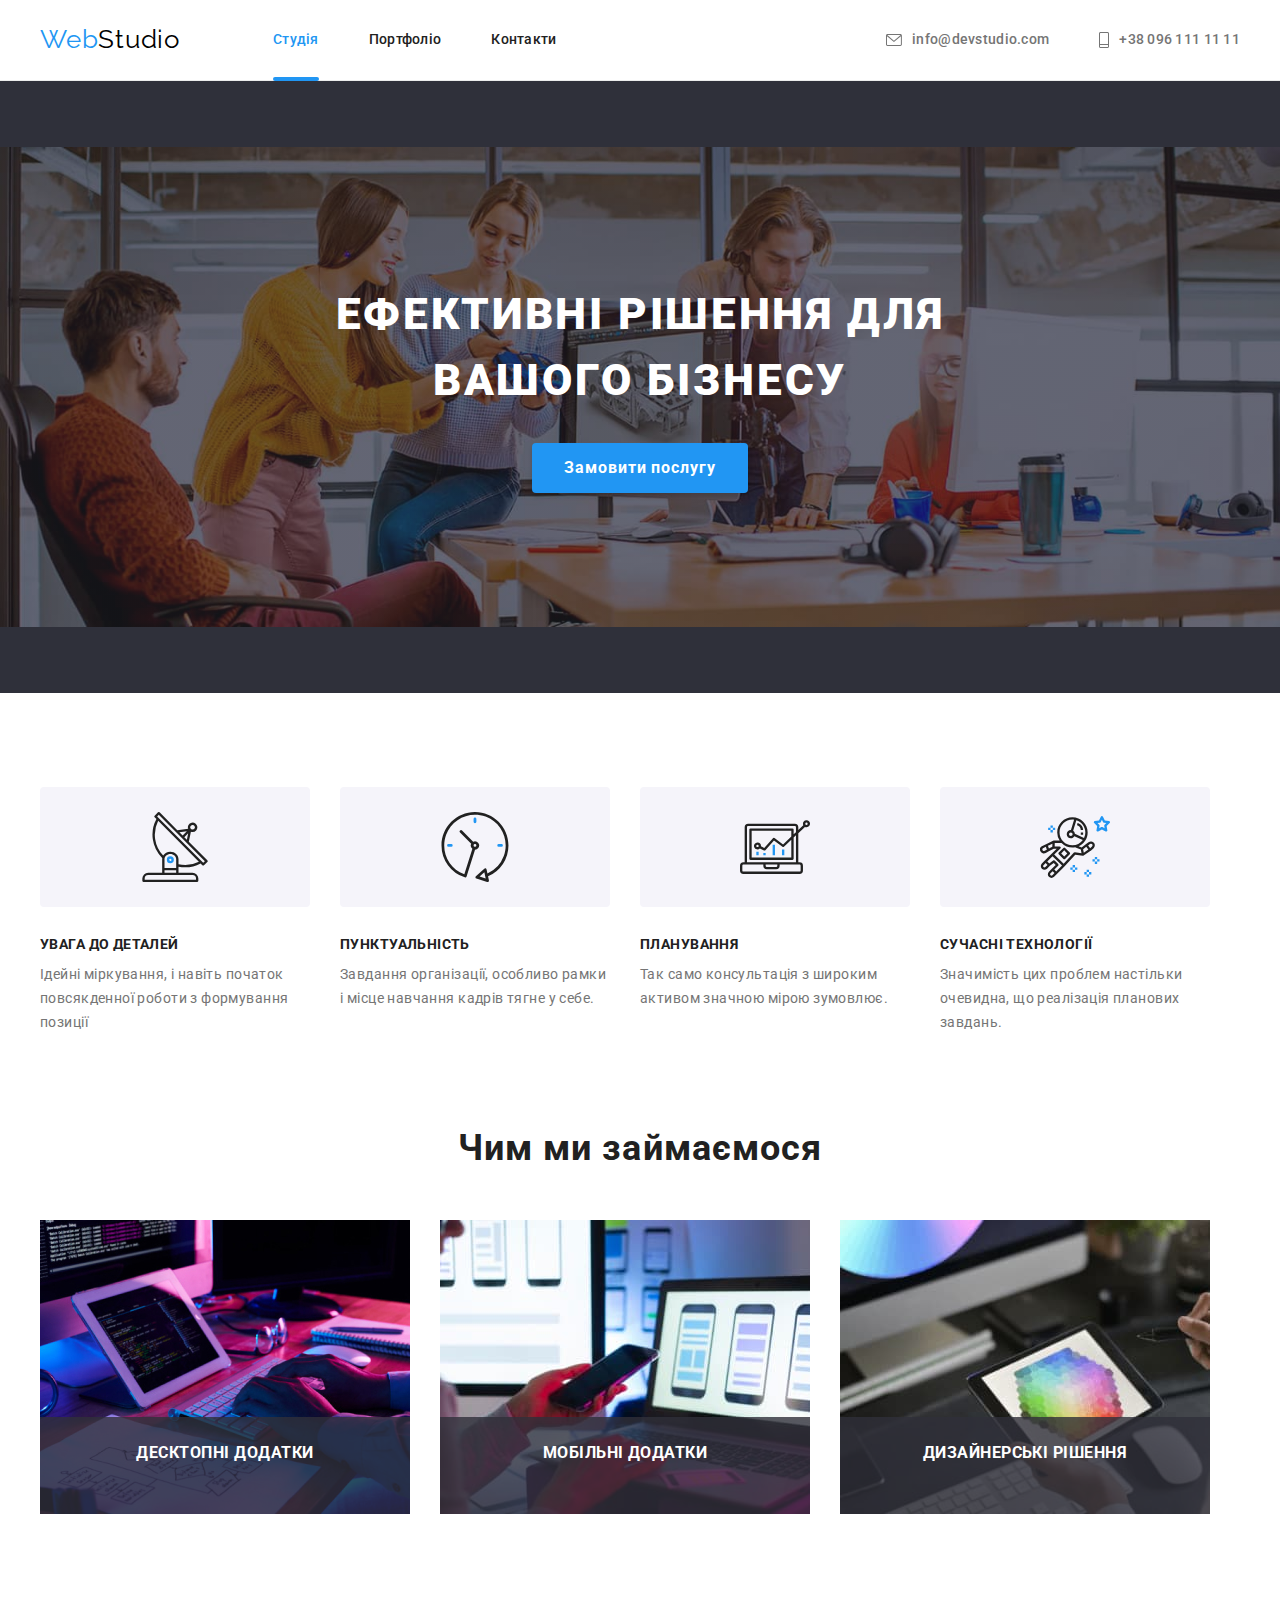
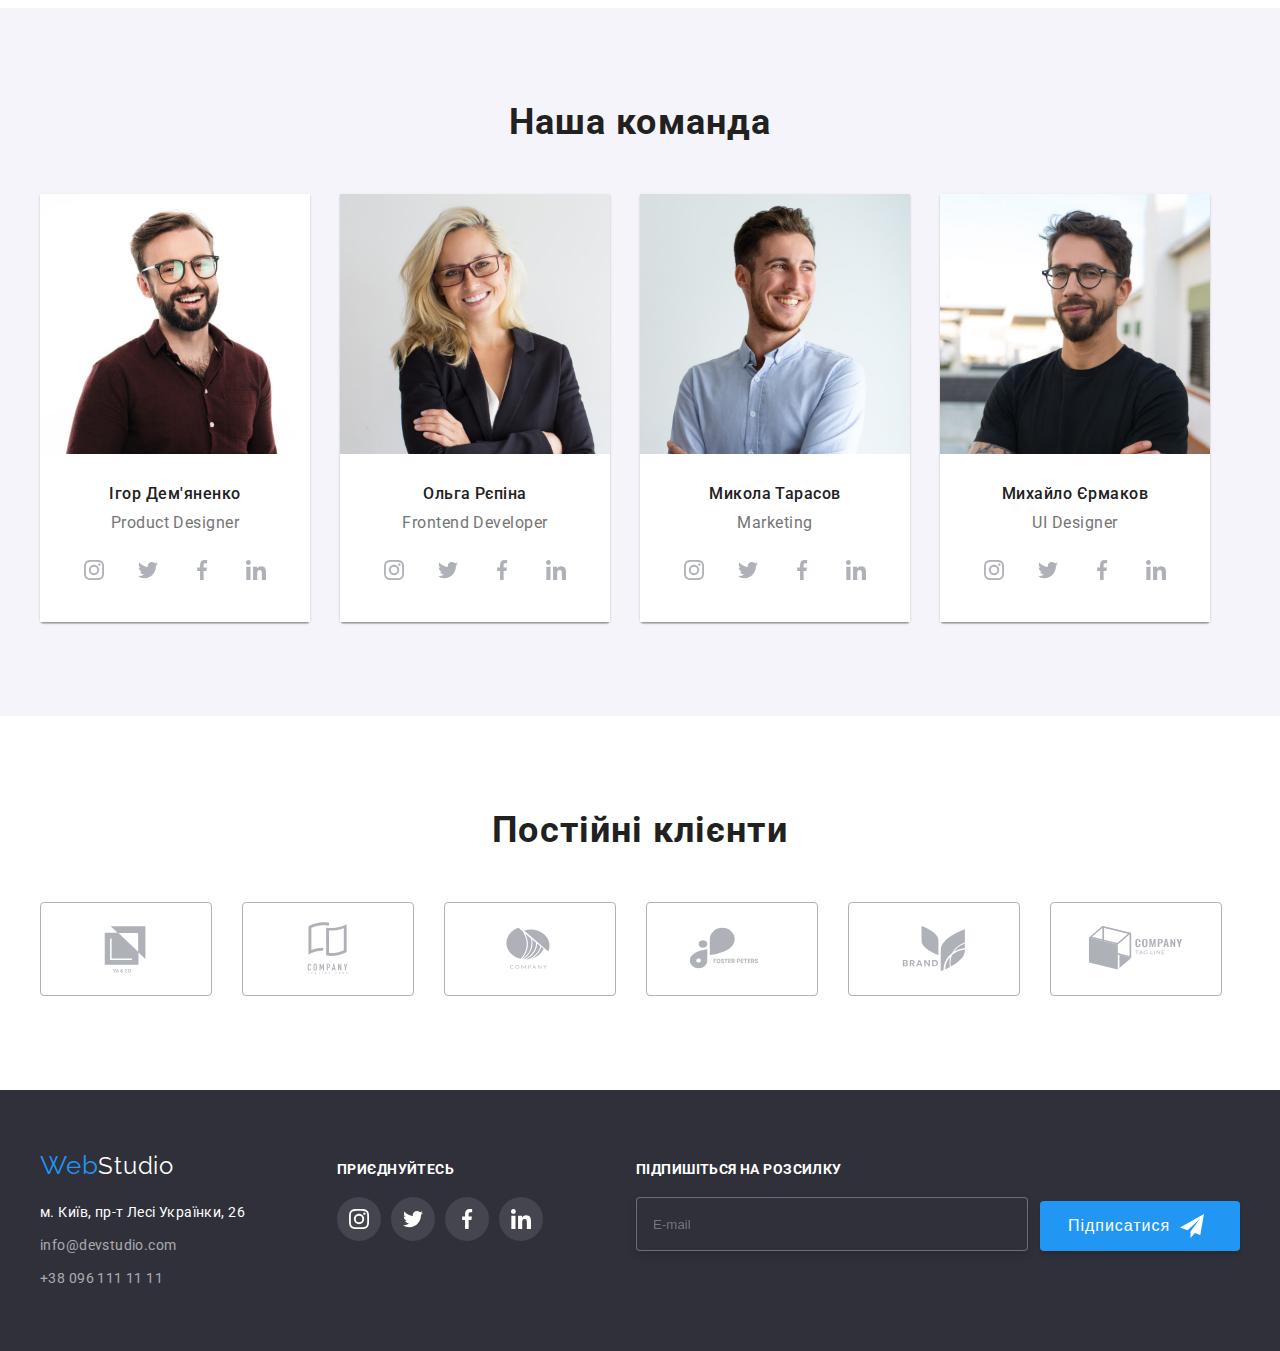
<file: index.html>
<!DOCTYPE html>
<html lang="uk">
  <head>
    <meta charset="UTF-8" />
    <meta http-equiv="X-UA-Compatible" content="IE=edge" />
    <meta name="viewport" content="width=device-width, initial-scale=1.0" />
    <title>WebStudio</title>
    <!-- Connect Raleway and Roboto-->
    <link rel="preconnect" href="https://fonts.googleapis.com" />
    <link rel="preconnect" href="https://fonts.gstatic.com" crossorigin />
    <link
      href="https://fonts.googleapis.com/css2?family=Raleway:wght@700&family=Roboto:wght@400;500;700;900&display=swap"
      rel="stylesheet"
    />
    <!-- MODERN-Normalize -->
    <link
      rel="stylesheet"
      href="https://cdnjs.cloudflare.com/ajax/libs/modern-normalize/1.1.0/modern-normalize.min.css"
      integrity="sha512-wpPYUAdjBVSE4KJnH1VR1HeZfpl1ub8YT/NKx4PuQ5NmX2tKuGu6U/JRp5y+Y8XG2tV+wKQpNHVUX03MfMFn9Q=="
      crossorigin="anonymous"
      referrerpolicy="no-referrer"
    />

    <!-- Connect css stylesheet -->
    <link rel="stylesheet" href="./css/styles.css" />
  </head>
  <body class="body">
    <!-- HEADER -->
    <header class="header">
      <!-- NAV HEADER -->
      <div class="conteainer header-div">
        <nav class="header-nav">
          <a href="index.html" class="header-logo link"
            >Web<span class="header-text">Studio</span></a
          >

          <ul class="header-list">
            <li class="header-item">
              <a class="header-link link current" href="index.html">Студія</a>
            </li>

            <li class="header-item">
              <a class="header-link link" href="portfolio.html">Портфоліо</a>
            </li>

            <li class="header-item">
              <a class="header-link link" href="">Контакти</a>
            </li>
          </ul>
        </nav>
        <!-- CONTACTS LIST -->
        <ul class="header-items">
          <li class="header-contacts">
            <a class="contacts-link link" href="mailto:info@devstudio.com">
              <svg class="heder-icon icon" width="16" height="12">
                <use href="./images/svg/icons.svg#mail"></use>
              </svg>
              info@devstudio.com</a
            >
          </li>

          <li class="header-contacts">
            <a class="contacts-link link" href="tel:+380961111111">
              <svg class="heder-icon icon" width="10" height="16">
                <use href="./images/svg/icons.svg#phone"></use>
              </svg>
              +38 096 111 11 11</a
            >
          </li>
        </ul>
      </div>
    </header>
    <!-- MAIN PAGE STUDIO -->
    <main>
      <!-- HERO PAGE STUDIO -->
      <section class="hero">
        <div class="container">
          <h1 class="hero-title">Ефективні рішення для вашого бізнесу</h1>
          <button class="hero-button" type="button" data-modal-open>
            Замовити послугу
          </button>
        </div>
      </section>
      <!-- What we doing -->
      <section class="section">
        <div class="container">
          <h2 class="visually-hidden">Завдання яких ми дортимуємось</h2>
          <ul class="advantage-section-list list">
            <li class="advantage-section-item">
              <div class="prioriti-div">
                <svg class="icon advantage-icon" width="70" height="70">
                  <use href="./images/svg/icons.svg#antenna"></use>
                </svg>
              </div>
              <h3 class="advantage-subtitle">УВАГА ДО ДЕТАЛЕЙ</h3>
              <p class="advantage-section-text">
                Ідейні міркування, і навіть початок повсякденної роботи з
                формування позиції
              </p>
            </li>

            <li class="advantage-section-item">
              <div class="prioriti-div">
                <svg class="icon advantage-icon" width="70" height="70">
                  <use href="./images/svg/icons.svg#clock"></use>
                </svg>
              </div>
              <h3 class="advantage-subtitle">ПУНКТУАЛЬНІСТЬ</h3>
              <p class="advantage-section-text">
                Завдання організації, особливо рамки і місце навчання кадрів
                тягне у себе.
              </p>
            </li>

            <li class="advantage-section-item">
              <div class="prioriti-div">
                <svg class="icon advantage-icon" width="70" height="70">
                  <use href="./images/svg/icons.svg#diagram"></use>
                </svg>
              </div>
              <h3 class="advantage-subtitle">ПЛАНУВАННЯ</h3>
              <p class="advantage-section-text">
                Так само консультація з широким активом значною мірою зумовлює.
              </p>
            </li>

            <li class="advantage-section-item">
              <div class="prioriti-div">
                <svg class="icon advantage-icon" width="70" height="70">
                  <use href="./images/svg/icons.svg#astronaut"></use>
                </svg>
              </div>
              <h3 class="advantage-subtitle">СУЧАСНІ ТЕХНОЛОГІЇ</h3>
              <p class="advantage-section-text">
                Значимість цих проблем настільки очевидна, що реалізація
                планових завдань.
              </p>
            </li>
          </ul>
        </div>
      </section>
      <!-- WORK SECTION -->
      <section class="working-section section">
        <div class="container">
          <h2 class="section-title">Чим ми займаємося</h2>
          <ul class="working-section-list list">
            <li class="working-section-item">
              <img
                class="img"
                src="./images/Box/box1.jpg"
                alt="Верстка сайту спеціалістом"
                width="370"
                height="294"
              />
              <h3 class="mini-title">Десктопні додатки</h3>
            </li>

            <li class="working-section-item">
              <img
                class="img"
                src="./images/Box/box2.jpg"
                alt="Розробка макету адаптивної версії для мобільних телефонів"
                width="370"
                height="294"
              />
              <h3 class="mini-title">Мобільні додатки</h3>
            </li>

            <li class="working-section-item">
              <img
                class="img"
                src="./images/Box/box3.jpg"
                alt="Веб-розробник підбирає вдалий колір на планшеті"
                width="370"
                height="294"
              />
              <h3 class="mini-title">Дизайнерські рішення</h3>
            </li>
          </ul>
        </div>
      </section>
      <!-- TEAM SECTION -->
      <section class="team-section section">
        <div class="container">
          <h2 class="section-title">Наша команда</h2>
          <ul class="team-section-list list">
            <li class="team-section-item">
              <img
                class="img"
                src="./images/workers/img-5.jpg"
                alt="Чоловік на фото"
                width="270"
                height="260"
              />

              <div class="team-container">
                <h3 class="team-section-subtitle">Ігор Дем'яненко</h3>
                <p class="team-section-text">Product Designer</p>
                <ul class="team-list list">
                  <li class="team-item">
                    <a
                      class="team-link"
                      href=""
                      target="_blank"
                      rel="noopener noreferrer"
                      aria-label="Instagram"
                    >
                      <svg class="team-socials icon" width="20" height="20">
                        <use href="./images/svg/icons.svg#instagram"></use>
                      </svg>
                    </a>
                  </li>
                  <li class="team-item">
                    <a
                      class="team-link"
                      href=""
                      target="_blank"
                      rel="noopener noreferrer"
                      aria-label="Twitter"
                    >
                      <svg class="team-socials icon" width="20" height="20">
                        <use href="./images/svg/icons.svg#twitter"></use>
                      </svg>
                    </a>
                  </li>
                  <li class="team-item">
                    <a
                      class="team-link"
                      href=""
                      target="_blank"
                      rel="noopener noreferrer"
                      aria-label="Facebook"
                    >
                      <svg class="team-socials icon" width="20" height="20">
                        <use href="./images/svg/icons.svg#facebook"></use>
                      </svg>
                    </a>
                  </li>
                  <li class="team-item">
                    <a
                      class="team-link"
                      href=""
                      target="_blank"
                      rel="noopener noreferrer"
                      aria-label="Linkedin"
                    >
                      <svg class="team-socials icon" width="20" height="20">
                        <use href="./images/svg/icons.svg#linkedin"></use>
                      </svg>
                    </a>
                  </li>
                </ul>
              </div>
            </li>

            <li class="team-section-item">
              <img
                class="img"
                src="./images/workers/img-2-2.jpg"
                alt="Жінка на фото"
                width="270"
                height="260"
              />

              <div class="team-container">
                <h3 class="team-section-subtitle">Ольга Рєпіна</h3>
                <p class="team-section-text">Frontend Developer</p>
                <ul class="team-list list">
                  <li class="team-item">
                    <a
                      class="team-link"
                      href=""
                      target="_blank"
                      rel="noopener noreferrer"
                      aria-label="Instagram"
                    >
                      <svg class="team-socials icon" width="20" height="20">
                        <use href="./images/svg/icons.svg#instagram"></use>
                      </svg>
                    </a>
                  </li>
                  <li class="team-item">
                    <a
                      class="team-link"
                      href=""
                      target="_blank"
                      rel="noopener noreferrer"
                      aria-label="Twitter"
                    >
                      <svg class="team-socials icon" width="20" height="20">
                        <use href="./images/svg/icons.svg#twitter"></use>
                      </svg>
                    </a>
                  </li>
                  <li class="team-item">
                    <a
                      class="team-link"
                      href=""
                      target="_blank"
                      rel="noopener noreferrer"
                      aria-label="Facebook"
                    >
                      <svg class="team-socials icon" width="20" height="20">
                        <use href="./images/svg/icons.svg#facebook"></use>
                      </svg>
                    </a>
                  </li>
                  <li class="team-item">
                    <a
                      class="team-link"
                      href=""
                      target="_blank"
                      rel="noopener noreferrer"
                      aria-label="Linkedin"
                    >
                      <svg class="team-socials icon" width="20" height="20">
                        <use href="./images/svg/icons.svg#linkedin"></use>
                      </svg>
                    </a>
                  </li>
                </ul>
              </div>
            </li>

            <li class="team-section-item">
              <img
                class="img"
                src="./images/workers/img-3-2.jpg"
                alt="Чоловік на фото"
                width="270"
                height="260"
              />

              <div class="team-container">
                <h3 class="team-section-subtitle">Микола Тарасов</h3>
                <p class="team-section-text">Marketing</p>
                <ul class="team-list list">
                  <li class="team-item">
                    <a
                      class="team-link"
                      href=""
                      target="_blank"
                      rel="noopener noreferrer"
                      aria-label="Instagram"
                    >
                      <svg class="team-socials icon" width="20" height="20">
                        <use href="./images/svg/icons.svg#instagram"></use>
                      </svg>
                    </a>
                  </li>
                  <li class="team-item">
                    <a
                      class="team-link"
                      href=""
                      target="_blank"
                      rel="noopener noreferrer"
                      aria-label="Twitter"
                    >
                      <svg class="team-socials icon" width="20" height="20">
                        <use href="./images/svg/icons.svg#twitter"></use>
                      </svg>
                    </a>
                  </li>
                  <li class="team-item">
                    <a
                      class="team-link"
                      href=""
                      target="_blank"
                      rel="noopener noreferrer"
                      aria-label="Facebook"
                    >
                      <svg class="team-socials icon" width="20" height="20">
                        <use href="./images/svg/icons.svg#facebook"></use>
                      </svg>
                    </a>
                  </li>
                  <li class="team-item">
                    <a
                      class="team-link"
                      href=""
                      target="_blank"
                      rel="noopener noreferrer"
                      aria-label="Linkedin"
                    >
                      <svg class="team-socials icon" width="20" height="20">
                        <use href="./images/svg/icons.svg#linkedin"></use>
                      </svg>
                    </a>
                  </li>
                </ul>
              </div>
            </li>

            <li class="team-section-item">
              <img
                class="img"
                src="./images/workers/img-4-2.jpg"
                alt="Чоловік на фото"
                width="270"
                height="260"
              />

              <div class="team-container">
                <h3 class="team-section-subtitle">Михайло Єрмаков</h3>
                <p class="team-section-text">UI Designer</p>
                <ul class="team-list list">
                  <li class="team-item">
                    <a
                      class="team-link"
                      href=""
                      target="_blank"
                      rel="noopener noreferrer"
                      aria-label="Instagram"
                    >
                      <svg class="team-socials icon" width="20" height="20">
                        <use href="./images/svg/icons.svg#instagram"></use>
                      </svg>
                    </a>
                  </li>
                  <li class="team-item">
                    <a
                      class="team-link"
                      href=""
                      target="_blank"
                      rel="noopener noreferrer"
                      aria-label="Twitter"
                    >
                      <svg class="team-socials icon" width="20" height="20">
                        <use href="./images/svg/icons.svg#twitter"></use>
                      </svg>
                    </a>
                  </li>
                  <li class="team-item">
                    <a
                      class="team-link"
                      href=""
                      target="_blank"
                      rel="noopener noreferrer"
                      aria-label="Facebook"
                    >
                      <svg class="team-socials icon" width="20" height="20">
                        <use href="./images/svg/icons.svg#facebook"></use>
                      </svg>
                    </a>
                  </li>
                  <li class="team-item">
                    <a
                      class="team-link"
                      href=""
                      target="_blank"
                      rel="noopener noreferrer"
                      aria-label="Linkedin"
                    >
                      <svg class="team-socials icon" width="20" height="20">
                        <use href="./images/svg/icons.svg#linkedin"></use>
                      </svg>
                    </a>
                  </li>
                </ul>
              </div>
            </li>
          </ul>
        </div>
      </section>
      <section class="section">
        <div class="container">
          <h2 class="section-title">Постійні клієнти</h2>
          <ul class="company-list list">
            <li class="company-item">
              <a
                class="company-link"
                href=""
                target="_blank"
                rel="noopener noreferrer"
                aria-label="YAandCO"
              >
                <svg class="company-socials icon" width="106" height="60">
                  <use href="./images/svg/icons.svg#logo"></use>
                </svg>
              </a>
            </li>
            <li class="company-item">
              <a
                class="company-link"
                href=""
                target="_blank"
                rel="noopener noreferrer"
                aria-label="Company Tagline Here"
              >
                <svg class="company-socials icon" width="106" height="60">
                  <use href="./images/svg/icons.svg#logo-1"></use>
                </svg>
              </a>
            </li>
            <li class="company-item">
              <a
                class="company-link"
                href=""
                target="_blank"
                rel="noopener noreferrer"
                aria-label="Company"
              >
                <svg class="company-socials icon" width="106" height="60">
                  <use href="./images/svg/icons.svg#logo-2"></use>
                </svg>
              </a>
            </li>
            <li class="company-item">
              <a
                class="company-link"
                href=""
                target="_blank"
                rel="noopener noreferrer"
                aria-label="Foster Peters"
              >
                <svg class="company-socials icon" width="106" height="60">
                  <use href="./images/svg/icons.svg#logo-3"></use>
                </svg>
              </a>
            </li>
            <li class="company-item">
              <a
                class="company-link"
                href=""
                target="_blank"
                rel="noopener noreferrer"
                aria-label="Brand"
              >
                <svg class="company-socials icon" width="106" height="60">
                  <use href="./images/svg/icons.svg#logo-4"></use>
                </svg>
              </a>
            </li>
            <li class="company-item">
              <a
                class="company-link"
                href=""
                target="_blank"
                rel="noopener noreferrer"
                aria-label="Company TAG Line"
              >
                <svg class="company-socials icon" width="106" height="60">
                  <use href="./images/svg/icons.svg#logo-5"></use>
                </svg>
              </a>
            </li>
          </ul>
        </div>
      </section>
    </main>
    <!-- FOOTER -->
    <footer class="footer">
      <div class="container footer-div">
        <!-- ADDRESSES -->
        <div class="footer-container">
          <a href="index.html" class="footer-logo link">
            Web<span class="footer-text">Studio</span></a
          >
          <address class="footer-add">
            <ul class="footer-list list">
              <li class="footer-item">
                <a
                  class="footer-link link"
                  href="https://goo.gl/maps/jSmhhcKhxzTKLF239"
                  target="_blank"
                  rel="noopener norreferer"
                  >м. Київ, пр-т Лесі Українки, 26</a
                >
              </li>

              <li class="footer-item">
                <a
                  class="contacts-footer-link link"
                  href="mailto:info@devstudio.com"
                  >info@devstudio.com</a
                >
              </li>

              <li class="footer-item">
                <a class="contacts-footer-link link" href="tel:+380961111111"
                  >+38 096 111 11 11</a
                >
              </li>
            </ul>
          </address>
        </div>
        <div class="socialyti-div">
          <h2 class="socialyti-subtitle">ПРИЄДНУЙТЕСЬ</h2>
          <ul class="socialyti-list list">
            <li class="socialyti-item">
              <a
                class="socialyti-link"
                href=""
                target="_blank"
                rel="noopener noreferrer"
                aria-label="Instagram"
              >
                <svg class="socialyti-socials" width="20" height="20">
                  <use href="./images/svg/icons.svg#instagram"></use>
                </svg>
              </a>
            </li>
            <li class="socialyti-item">
              <a
                class="socialyti-link"
                href=""
                target="_blank"
                rel="noopener noreferrer"
                aria-label="Twitter"
              >
                <svg class="socialyti-socials" width="20" height="20">
                  <use href="./images/svg/icons.svg#twitter"></use>
                </svg>
              </a>
            </li>
            <li class="socialyti-item">
              <a
                class="socialyti-link"
                href=""
                target="_blank"
                rel="noopener noreferrer"
                aria-label="Facebook"
              >
                <svg class="socialyti-socials" width="20" height="20">
                  <use href="./images/svg/icons.svg#facebook"></use>
                </svg>
              </a>
            </li>
            <li class="socialyti-item">
              <a
                class="socialyti-link"
                href=""
                target="_blank"
                rel="noopener noreferrer"
                aria-label="Linkedin"
              >
                <svg class="socialyti-socials" width="20" height="20">
                  <use href="./images/svg/icons.svg#linkedin"></use>
                </svg>
              </a>
            </li>
          </ul>
        </div>
        <form class="footer-form">
          <div class="footer-form-div">
            <label class="footer-label">
              <span class="footer-form-text">Підпишіться на розсилку</span>
              <input
                class="footer-input"
                type="email"
                name="email"
                placeholder="E-mail"
              />
            </label>
          </div>
          <button class="footer-btn" type="submit">
            Підписатися
            <svg class="btn-svg" width="24" height="24">
              <use class="footer-svg" href="./images/svg/icons.svg#send"></use>
            </svg>
          </button>
        </form>
      </div>
    </footer>
    <!-- MODAL WIndow -->
    <div class="bacdroup is-hidden" data-modal>
      <div class="modal">
        <button class="close-modal" data-modal-close type="button">
          <svg class="cross" width="18" height="18">
            <use class="ress" href="./images/svg/icons.svg#cross"></use>
          </svg>
        </button>
        <form class="form-modal" name="data-form" autocomplete="off" novalidate>
          <strong class="strong">
            Залиште свої дані, ми вам передзвонимо</strong
          >

          <div class="form">
            <div class="user">
              <label class="form-lable" name="eser-name">
                <span class="form-span">Ім'я</span>
                <input
                  class="data-information"
                  type="text"
                  name="eser-name"
                  required
                />
                <svg class="form-svg" width="18" height="18">
                  <use
                    class="data-svg"
                    href="./images/svg/icons.svg#user"
                  ></use>
                </svg>
              </label>
            </div>

            <div class="user">
              <label class="form-lable" name="tel">
                <span class="form-span">Телефон</span>
                <input
                  class="data-information"
                  type="tel"
                  name="tel"
                  required
                />
                <svg class="form-svg" width="18" height="18">
                  <use class="data-svg" href="./images/svg/icons.svg#tel"></use>
                </svg>
              </label>
            </div>

            <div class="user">
              <label class="form-lable" name="mail">
                <span class="form-span">Пошта</span>
                <input
                  class="data-information"
                  type="mail"
                  name="mail"
                  required
                />
                <svg class="form-svg" width="18" height="18">
                  <use
                    class="data-svg"
                    href="./images/svg/icons.svg#email"
                  ></use>
                </svg>
              </label>
            </div>

            <div class="user">
              <label class="texarea-lable" name="comment">
                <span class="form-span">Коментар</span>
                <textarea
                  class="form-texarea"
                  name=""
                  rows="10"
                  placeholder="Введіть текст"
                ></textarea>
              </label>
            </div>
          </div>

          <label class="form-policy" name="policy">
            <input
              class="visually-hidden"
              type="checkbox"
              name="policy"
              required
            />
            <svg class="svg-policy" width="16" height="15">
              <use
                class="unchecked"
                href="./images/svg/icons.svg#unchecked"
              ></use>
              <use class="checked" href="./images/svg/icons.svg#checked"></use>
            </svg>
            <span class="policy-span"
              >Погоджуюся з розсилкою та приймаю
              <a
                class="policy-link"
                href=" "
                target="_blank"
                rel="noopener noreferrer"
                >Умови договору</a
              ></span
            >
          </label>

          <button class="form-btn" type="submit">Відправити</button>
        </form>
      </div>
    </div>

    <script src="./js/modal.js"></script>
  </body>
</html>
</file>
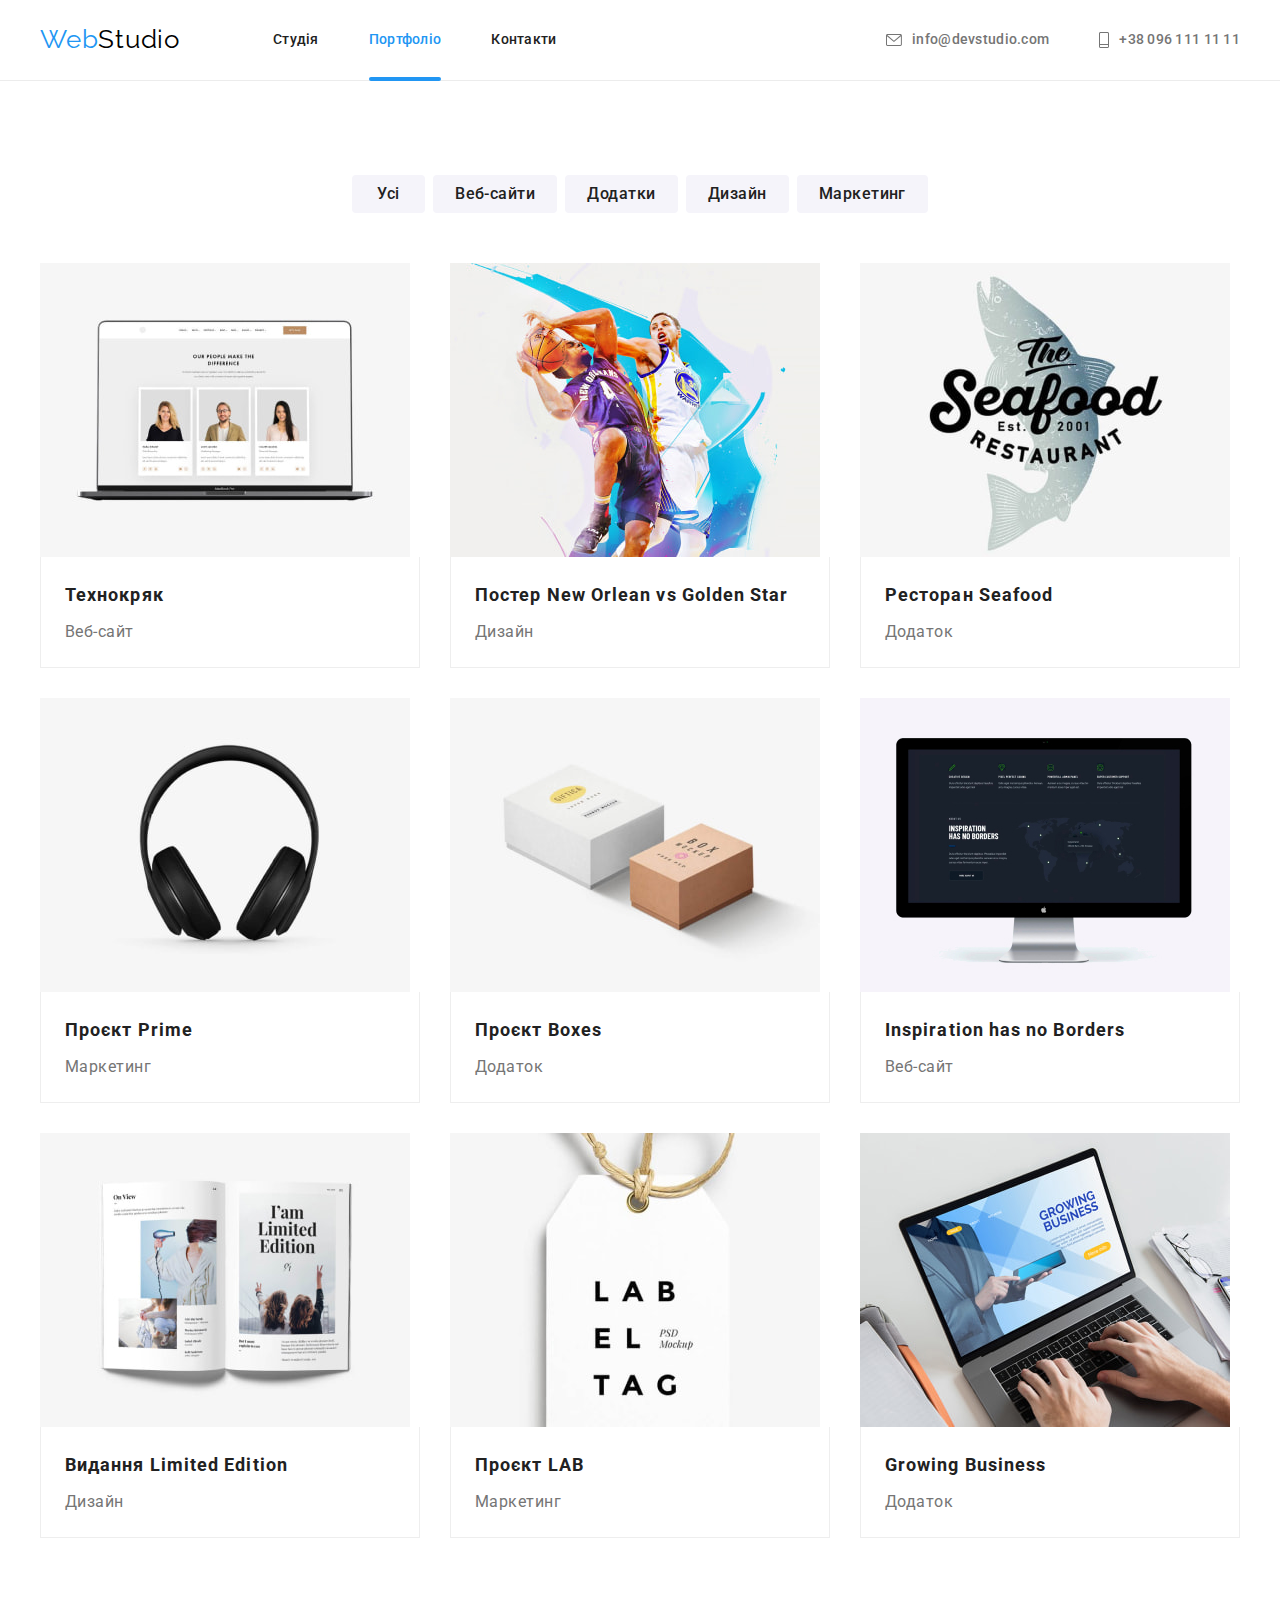
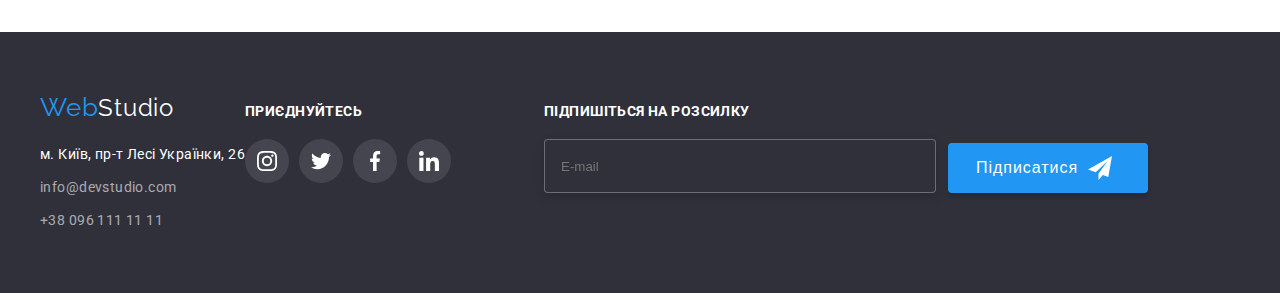
<file: portfolio.html>
<!DOCTYPE html>
<html lang="uk">
  <head>
    <meta charset="UTF-8" />
    <meta http-equiv="X-UA-Compatible" content="IE=edge" />
    <meta name="viewport" content="width=device-width, initial-scale=1.0" />
    <title>WebStudio</title>

    <link rel="preconnect" href="https://fonts.googleapis.com" />
    <link rel="preconnect" href="https://fonts.gstatic.com" crossorigin />
    <link
      href="https://fonts.googleapis.com/css2?family=Raleway:wght@700&family=Roboto:wght@400;500;700;900&display=swap"
      rel="stylesheet"
    />
    <!-- MODERN-Normalize -->
    <link
      rel="stylesheet"
      href="https://cdnjs.cloudflare.com/ajax/libs/modern-normalize/1.1.0/modern-normalize.min.css"
      integrity="sha512-wpPYUAdjBVSE4KJnH1VR1HeZfpl1ub8YT/NKx4PuQ5NmX2tKuGu6U/JRp5y+Y8XG2tV+wKQpNHVUX03MfMFn9Q=="
      crossorigin="anonymous"
      referrerpolicy="no-referrer"
    />

    <link rel="stylesheet" href="./css/styles.css" />
  </head>
  <body class="body">
    <!-- HEADER -->
    <header class="header">
      <!-- NAV HEADER -->
      <div class="conteainer header-div">
        <nav class="header-nav">
          <a href="index.html" class="header-logo link"
            >Web<span class="header-text">Studio</span></a
          >

          <ul class="header-list">
            <li class="header-item">
              <a class="header-link link" href="index.html">Студія</a>
            </li>

            <li class="header-item">
              <a class="header-link link current" href="portfolio.html"
                >Портфоліо</a
              >
            </li>

            <li class="header-item">
              <a class="header-link link" href="">Контакти</a>
            </li>
          </ul>
        </nav>
        <!-- CONTACTS LIST -->
        <ul class="header-items">
          <li class="header-contacts">
            <a class="contacts-link link" href="mailto:info@devstudio.com">
              <svg class="heder-icon icon" width="16" height="12">
                <use href="./images/svg/icons.svg#mail"></use>
              </svg>
              info@devstudio.com</a
            >
          </li>

          <li class="header-contacts">
            <a class="contacts-link link" href="tel:+380961111111">
              <svg class="heder-icon icon" width="10" height="16">
                <use href="./images/svg/icons.svg#phone"></use>
              </svg>
              +38 096 111 11 11</a
            >
          </li>
        </ul>
      </div>
    </header>

    <!-- MAIN -->
    <main>
      <!-- PORTFOLIO -->
      <section class="section">
        <div class="container">
          <h1 class="visually-hidden">Портфоліо</h1>
          <!-- FILTER BTN -->
          <ul class="filter-list list">
            <li class="filter-item">
              <button class="filter-button" type="button">Усі</button>
            </li>

            <li class="filter-item">
              <button class="filter-button" type="button">Веб-сайти</button>
            </li>

            <li class="filter-item">
              <button class="filter-button" type="button">Додатки</button>
            </li>

            <li class="filter-item">
              <button class="filter-button" type="button">Дизайн</button>
            </li>

            <li class="filter-item">
              <button class="filter-button" type="button">Маркетинг</button>
            </li>
          </ul>
          <!-- LIST IMG IN PORTFOLIO -->
          <ul class="portfolio-list list">
            <li class="portfolio-item">
              <a
                class="portfolio-link"
                href=""
                target="_blank"
                rel="noopener noreferrer"
              >
                <div class="animation-div">
                  <img
                    class="img"
                    src="./images/portfolio/portfolio-1.jpg"
                    alt="Website with three employee cards on a laptop. Two women and one man"
                    width="370"
                    height="294"
                  />
                  <p class="animation-text">
                    Ресурс пропонує комплексні пропозиції з різним рівнем
                    функціоналу та сервісів. Все це дозволить відвідувачу
                    отримати вичерпні відомості про компанію чи приватну особу.
                  </p>
                </div>

                <div class="card">
                  <h2 class="portfolio-subtitle">Технокряк</h2>
                  <p class="portfolio-text text">Веб-сайт</p>
                </div>
              </a>
            </li>

            <li class="portfolio-item">
              <a
                class="portfolio-link"
                href=""
                target="_blank"
                rel="noopener noreferrer"
              >
                <div class="animation-div">
                  <img
                    class="img"
                    src="./images/portfolio/portfolio-2.jpg"
                    alt="two basketball players are dribbling the ball, player golden stars warrior put a block"
                    width="370"
                    height="294"
                  />
                  <p class="animation-text">
                    Ресурс пропонує комплексні пропозиції з різним рівнем
                    функціоналу та сервісів. Все це дозволить відвідувачу
                    отримати вичерпні відомості про компанію чи приватну особу.
                  </p>
                </div>

                <div class="card">
                  <h2 class="portfolio-subtitle">
                    Постер New Orlean vs Golden Star
                  </h2>
                  <p class="portfolio-text text">Дизайн</p>
                </div>
              </a>
            </li>

            <li class="portfolio-item">
              <a
                class="portfolio-link"
                href=""
                target="_blank"
                rel="noopener noreferrer"
              >
                <div class="animation-div">
                  <img
                    class="img"
                    src="./images/portfolio/portfolio-3.jpg"
                    alt="restaurant logo.in the background a fish in the foreground an inscription seafood restaurant est.2001"
                    width="370"
                    height="294"
                  />
                  <p class="animation-text">
                    Ресурс пропонує комплексні пропозиції з різним рівнем
                    функціоналу та сервісів. Все це дозволить відвідувачу
                    отримати вичерпні відомості про компанію чи приватну особу.
                  </p>
                </div>

                <div class="card">
                  <h2 class="portfolio-subtitle">Ресторан Seafood</h2>
                  <p class="portfolio-text text">Додаток</p>
                </div>
              </a>
            </li>

            <li class="portfolio-item">
              <a
                class="portfolio-link"
                href=""
                target="_blank"
                rel="noopener noreferrer"
              >
                <div class="animation-div">
                  <img
                    class="img"
                    src="./images/portfolio/portfolio-4.jpg"
                    alt="headphone black"
                    width="370"
                    height="294"
                  />
                  <p class="animation-text">
                    Ресурс пропонує комплексні пропозиції з різним рівнем
                    функціоналу та сервісів. Все це дозволить відвідувачу
                    отримати вичерпні відомості про компанію чи приватну особу.
                  </p>
                </div>

                <div class="card">
                  <h2 class="portfolio-subtitle">Проєкт Prime</h2>
                  <p class="portfolio-text text">Маркетинг</p>
                </div>
              </a>
            </li>

            <li class="portfolio-item">
              <a
                class="portfolio-link"
                href=""
                target="_blank"
                rel="noopener noreferrer"
              >
                <div class="animation-div">
                  <img
                    class="img"
                    src="./images/portfolio/portfolio-5.jpg"
                    alt="two cardboard boxes"
                    width="370"
                    height="294"
                  />
                  <p class="animation-text">
                    Ресурс пропонує комплексні пропозиції з різним рівнем
                    функціоналу та сервісів. Все це дозволить відвідувачу
                    отримати вичерпні відомості про компанію чи приватну особу.
                  </p>
                </div>

                <div class="card">
                  <h2 class="portfolio-subtitle">Проєкт Boxes</h2>
                  <p class="portfolio-text text">Додаток</p>
                </div></a
              >
            </li>

            <li class="portfolio-item">
              <a
                class="portfolio-link"
                href=""
                target="_blank"
                rel="noopener noreferrer"
              >
                <div class="animation-div">
                  <img
                    class="img"
                    src="./images/portfolio/portfolio-6.jpg"
                    alt="the site is opened on a computer"
                    width="370"
                    height="294"
                  />
                  <p class="animation-text">
                    Ресурс пропонує комплексні пропозиції з різним рівнем
                    функціоналу та сервісів. Все це дозволить відвідувачу
                    отримати вичерпні відомості про компанію чи приватну особу.
                  </p>
                </div>

                <div class="card">
                  <h2 class="portfolio-subtitle">Inspiration has no Borders</h2>
                  <p class="portfolio-text text">Веб-сайт</p>
                </div></a
              >
            </li>

            <li class="portfolio-item">
              <a
                class="portfolio-link"
                href=""
                target="_blank"
                rel="noopener noreferrer"
              >
                <div class="animation-div">
                  <img
                    class="img"
                    src="./images/portfolio/portfolio-7.jpg"
                    alt="magazine"
                    width="370"
                    height="294"
                  />
                  <p class="animation-text">
                    Ресурс пропонує комплексні пропозиції з різним рівнем
                    функціоналу та сервісів. Все це дозволить відвідувачу
                    отримати вичерпні відомості про компанію чи приватну особу.
                  </p>
                </div>

                <div class="card">
                  <h2 class="portfolio-subtitle">Видання Limited Edition</h2>
                  <p class="portfolio-text text">Дизайн</p>
                </div>
              </a>
            </li>

            <li class="portfolio-item">
              <a
                class="portfolio-link"
                href=""
                target="_blank"
                rel="noopener noreferrer"
              >
                <div class="animation-div">
                  <img
                    class="img"
                    src="./images/portfolio/portfolio-8.jpg"
                    alt="a tag on a string with an inscription in the center of the tag lab el tag"
                    width="370"
                    height="294"
                  />
                  <p class="animation-text">
                    Ресурс пропонує комплексні пропозиції з різним рівнем
                    функціоналу та сервісів. Все це дозволить відвідувачу
                    отримати вичерпні відомості про компанію чи приватну особу.
                  </p>
                </div>

                <div class="card">
                  <h2 class="portfolio-subtitle">Проєкт LAB</h2>
                  <p class="portfolio-text text">Маркетинг</p>
                </div>
              </a>
            </li>

            <li class="portfolio-item">
              <a
                class="portfolio-link"
                href=""
                target="_blank"
                rel="noopener noreferrer"
              >
                <div class="animation-div">
                  <img
                    class="img"
                    src="./images/portfolio/portfolio-9.jpg"
                    alt="hands of a witch on the keyboard. the growing business application is open on the laptop monitor. a man tries to enter the application"
                    width="370"
                    height="294"
                  />
                  <p class="animation-text">
                    Ресурс пропонує комплексні пропозиції з різним рівнем
                    функціоналу та сервісів. Все це дозволить відвідувачу
                    отримати вичерпні відомості про компанію чи приватну особу.
                  </p>
                </div>

                <div class="card">
                  <h2 class="portfolio-subtitle">Growing Business</h2>
                  <p class="portfolio-text text">Додаток</p>
                </div>
              </a>
            </li>
          </ul>
        </div>
      </section>
    </main>
    <!-- FOOTER -->
    <footer class="footer">
      <div class="container footer-div">
        <!-- ADDRESSES -->
        <address class="footer-add">
          <a href="index.html" class="footer-logo link">
            Web<span class="footer-text">Studio</span></a
          >
          <ul class="footer-list list">
            <li class="footer-item">
              <a
                class="footer-link link"
                href="https://goo.gl/maps/jSmhhcKhxzTKLF239"
                target="_blank"
                rel="noopener norreferer"
                >м. Київ, пр-т Лесі Українки, 26</a
              >
            </li>

            <li class="footer-item">
              <a
                class="contacts-footer-link link"
                href="mailto:info@devstudio.com"
                >info@devstudio.com</a
              >
            </li>

            <li class="footer-item">
              <a class="contacts-footer-link link" href="tel:+380961111111"
                >+38 096 111 11 11</a
              >
            </li>
          </ul>
        </address>
        <div class="socialyti-div">
          <h2 class="socialyti-subtitle">ПРИЄДНУЙТЕСЬ</h2>
          <ul class="socialyti-list list">
            <li class="socialyti-item">
              <a
                class="socialyti-link"
                href=""
                target="_blank"
                rel="noopener noreferrer"
                aria-label="Instagram"
              >
                <svg class="socialyti-socials" width="20" height="20">
                  <use href="./images/svg/icons.svg#instagram"></use>
                </svg>
              </a>
            </li>
            <li class="socialyti-item">
              <a
                class="socialyti-link"
                href=""
                target="_blank"
                rel="noopener noreferrer"
                aria-label="Twitter"
              >
                <svg class="socialyti-socials" width="20" height="20">
                  <use href="./images/svg/icons.svg#twitter"></use>
                </svg>
              </a>
            </li>
            <li class="socialyti-item">
              <a
                class="socialyti-link"
                href=""
                target="_blank"
                rel="noopener noreferrer"
                aria-label="Facebook"
              >
                <svg class="socialyti-socials" width="20" height="20">
                  <use href="./images/svg/icons.svg#facebook"></use>
                </svg>
              </a>
            </li>
            <li class="socialyti-item">
              <a
                class="socialyti-link"
                href=""
                target="_blank"
                rel="noopener noreferrer"
                aria-label="Linkedin"
              >
                <svg class="socialyti-socials" width="20" height="20">
                  <use href="./images/svg/icons.svg#linkedin"></use>
                </svg>
              </a>
            </li>
          </ul>
        </div>
        <form class="footer-form">
          <div class="footer-form-div">
            <label class="footer-label">
              <span class="footer-form-text">Підпишіться на розсилку</span>
              <input
                class="footer-input"
                type="email"
                name="email"
                placeholder="E-mail"
              />
            </label>
          </div>
          <button class="footer-btn" type="submit">
            Підписатися
            <svg class="btn-svg" width="24" height="24">
              <use class="footer-svg" href="./images/svg/icons.svg#send"></use>
            </svg>
          </button>
        </form>
      </div>
    </footer>
  </body>
</html>
</file>
<file: css/styles.css>
:root {
  /* Fonts */
  --main-fonts: "Roboto", sans-serif;
  --secondary-fonts: "Raleway", sans-serif;
  /* Color text */
  --main-text-color: #212121;
  --acsent-text-color: #2196f3;
  --blak-text-color: #000000;
  --white-text-color: #ffffff;
  --secondary-text-color: #757575;
  --footer-rgba-coor: rgba(255, 255, 255, 0.6);

  /* Color bgc */
  --main-bgc-color: #ffffff;
  --foot-bgc-color: #2f303a;

  /* Outher var */
  --card-gap: 30px;

  /* BTN */
  --acsent-btn-color: #212121;
  --main-btn-color: #ffffff;
  --acsent-btn-bgc: #f5f4fa;
  --main-btn-bgc: #2196f3;
  --main-border-color: #eeeeee;
  /* SVG */
  --main-svg-color: #afb1b8;
  /* anim */
  --animation-fast: 250ms cubic-bezier(0.4, 0, 0.2, 1);
}

.body {
  margin: 0;
  background-color: var(--main-bgc-color);
  font-family: var(--main-fonts);
  font-size: 14px;
  color: var(--main-text-color);
}
.container {
  margin: 0 auto;
  padding-left: 15px;
  padding-right: 15px;
  width: 1200px;
}

.section {
  padding-top: 94px;
  padding-bottom: 94px;
}

.link {
  text-decoration: none;
}
.list {
  list-style: none;
  margin: 0 auto;
  padding-inline-start: 0;
}
.visually-hidden {
  position: absolute;
  width: 1px;
  height: 1px;
  margin: -1px;
  border: 0;
  padding: 0;
  white-space: nowrap;
  clip-path: inset(100%);
  clip: rect(0 0 0 0);
  overflow: hidden;
}
.img {
  display: block;
  position: relative;
  max-width: 100%;
  height: auto;
}
.icon {
  fill: var(--main-svg-color);
}
/* header */
.header {
  border-bottom: 1px solid #ececec;
}

.header-div {
  display: flex;
  margin: 0 auto;
  padding-left: 15px;
  padding-right: 15px;
  width: 1200px;
  align-items: center;
}

/* nav */
.header-nav {
  display: flex;

  align-items: center;
}
.header-logo {
  margin-right: 93px;
}

/* logo */
.header-logo {
  font-family: var(--secondary-fonts);
  font-weight: 400;
  font-size: 26px;
  line-height: 1.2;
  letter-spacing: 0.03em;
  color: var(--acsent-text-color);
}

.header-text {
  font-family: var(--secondary-fonts);
  font-weight: 400;
  font-size: 26px;
  line-height: 1.2;
  letter-spacing: 0.03em;
  color: var(--blak-text-color);
  transition: color var(--animation-fast);
}
.header-text:hover,
.header-text:focus {
  color: var(--acsent-text-color);
}

/* header list */
.header-list {
  display: flex;
  text-align: left;
  list-style: none;
  margin: 0;
  padding-inline-start: 0;
  align-items: center;

  font-weight: 500;
  line-height: 1.14;
  letter-spacing: 0.02em;
  color: var(--main-text-color);
}
.header-item {
  margin-right: 50px;
}
.header-item:last-child {
  margin-right: 0;
}

/* header items */
.header-items {
  display: flex;
  list-style: none;
  margin-top: 0;
  margin-bottom: 0;
  margin-right: 0;
  margin-left: auto;
  padding-inline-start: 0;
}
.header-contacts:not(:last-child) {
  margin-right: 50px;
}

/* header item */
.header-link {
  display: block;
  position: relative;
  padding-top: 32px;
  padding-bottom: 32px;
  font-weight: 500;
  line-height: 1.14;
  letter-spacing: 0.02em;
  color: var(--main-text-color);
  transition: color var(--animation-fast);
}

.header-link:hover,
.header-link:focus {
  color: var(--acsent-text-color);
}
.header-item,
.header-link.current {
  color: var(--acsent-text-color);
}
.header-link.current::after {
  content: "";
  position: absolute;
  left: 0;
  bottom: -1px;
  width: 100%;
  height: 4px;
  border-radius: 2px;
  background-color: var(--acsent-text-color);
}

/* header-contacts */
.contacts-link {
  display: flex;
  gap: 10px;
  align-items: center;

  font-weight: 500;
  line-height: 1.14;
  letter-spacing: 0.02em;
  color: var(--secondary-text-color);
  transition: color var(--animation-fast);
}
.contacts-link:hover,
.contacts-link:focus {
  color: var(--acsent-text-color);
}
.heder-icon {
  display: flex;
  fill: var(--secondary-text-color);
  transition: fill var(--animation-fast);
}
.contacts-link:hover .heder-icon,
.contacts-link:focus .heder-icon {
  fill: var(--acsent-text-color);
}

/* HERO */
.hero {
  max-width: 1600px;
  margin-right: auto;
  margin-left: auto;
  padding-top: 200px;
  padding-bottom: 200px;
  background-color: var(--foot-bgc-color);
  background-image: linear-gradient(
      rgba(47, 48, 58, 0.4),
      rgba(47, 48, 58, 0.4)
    ),
    url(../images/Hero/Hero.jpg);
  background-repeat: no-repeat;
  background-position: center;
  background-size: contain;
}

.hero-title {
  margin-top: 0;
  margin-bottom: 30px;
  margin-left: auto;
  margin-right: auto;
  width: 680px;

  font-weight: 900;
  font-size: 44px;
  line-height: 1.5;
  text-align: center;
  letter-spacing: 0.06em;
  text-transform: uppercase;
  color: var(--white-text-color);
}
.hero-button {
  display: flex;
  align-items: center;
  text-align: center;
  margin: 0 auto;
  padding-top: 10px;
  padding-bottom: 10px;
  padding-left: 32px;
  padding-right: 32px;
  box-shadow: 0px 4px 4px rgba(0, 0, 0, 0.15);
  border-radius: 4px;
  border: var(--acsent-text-color);
  background-color: var(--main-btn-bgc);

  font-family: inherit;
  font-weight: 700;
  font-size: 16px;
  line-height: 1.88;

  letter-spacing: 0.06em;
  color: var(--main-btn-color);
  cursor: pointer;

  transition: background var(--animation-fast);
  transition: box-shadow var(--animation-fast),
    border-radius var(--animation-fast);
}

.hero-button:hover,
.hero-button:focus {
  background: #188ce8;
  box-shadow: 0px 4px 4px rgba(0, 0, 0, 0.15);
  border-radius: 4px;
}


/* H2-section title */
.section-title {
  margin-top: 0;
  margin-bottom: 50px;

  font-weight: 700;
  font-size: 36px;
  line-height: 1.16;
  text-align: center;
  letter-spacing: 0.03em;
  color: var(--main-text-color);
}

/* advantage */

.advantage-section-list {
  display: flex;
  margin-right: auto;
  margin-left: auto;
}
.advantage-section-item {
  text-align: left;
}
.advantage-section-item:not(:last-child) {
  margin-right: 30px;
}
.advantage-subtitle {
  margin-top: 0;
  margin-bottom: 10px;

  font-weight: 700;
  font-size: 14px;
  line-height: 1.14;
  letter-spacing: 0.03em;
  text-transform: uppercase;
  color: var(--main-text-color);
}
.prioriti-div {
  display: flex;
  height: 120px;
  justify-content: center;
  align-items: center;
  margin-bottom: 30px;
  background: #f5f4fa;
  border-radius: 4px;
}

.advantage-section-text {
  margin-top: 0;
  margin-bottom: 0;
  width: 270px;

  font-weight: 400;
  line-height: 1.7;
  letter-spacing: 0.03em;
  color: var(--secondary-text-color);
}

/* WORKING */
.working-section {
  padding-top: 0;
}

.working-section-list {
  display: flex;
}
.working-section-item:not(:last-child) {
  margin-right: 30px;
}
.working-section-item {
  position: relative;
}

.mini-title {
  margin-top: 0;
  margin-bottom: 0;

  position: absolute;
  bottom: 0px;
  right: 0;
  width: 100%;
  height: 70px;
  padding-top: 27px;

  line-height: calc(16 / 14);
  text-align: center;
  letter-spacing: 0.03em;
  text-transform: uppercase;

  color: #ffffff;
  background: rgba(47, 48, 58, 0.8);
}

/* TEAM */
.team-section {
  background-color: var(--acsent-btn-bgc);
}

.team-section-list {
  display: flex;
}
.team-section-item:not(:last-child) {
  margin-right: 30px;
}
.team-section-item {
  box-shadow: 0px 1px 3px rgba(0, 0, 0, 0.12), 0px 1px 1px rgba(0, 0, 0, 0.14),
    0px 2px 1px rgba(0, 0, 0, 0.2);
  border-radius: 0px 0px 4px 4px;
}

.team-container {
  padding-top: 30px;
  padding-bottom: 30px;
  background-color: #fff;
}
.team-section-subtitle {
  margin-top: 0;
  margin-bottom: 10px;

  font-weight: 500;
  font-size: 16px;
  line-height: 1.2;
  text-align: center;
  letter-spacing: 0.03em;
  color: var(--main-text-color);
}
.team-section-text {
  margin-top: 0;
  margin-bottom: 0;

  font-weight: 400;
  font-size: 16px;
  line-height: 1.2;
  text-align: center;
  letter-spacing: 0.03em;
  color: var(--secondary-text-color);
}
.team-list {
  display: flex;
  justify-content: center;
  gap: 10px;
  margin-top: 16px;
}
.team-link {
  display: flex;
  width: 44px;
  height: 44px;
  justify-content: center;
  align-items: center;
  border-radius: 50%;
  transition: background-color var(--animation-fast);
}
.team-socials {
  transition: fill var(--animation-fast);
}

.team-link:hover,
.team-link:focus {
  background-color: var(--main-btn-bgc);
}
.team-link:hover .team-socials,
.team-link:focus .team-socials {
  fill: #ffffff;
}

/* Client */
.company-list {
  display: flex;
  gap: var(--card-gap);
}
.company-link {
  display: flex;
  justify-content: center;
  align-items: center;
  width: 170px;
  height: 92px;
  border: 1px solid #afb1b8;
  border-radius: 4px;

  transition: border var(--animation-fast);
}
.company-link:hover,
.company-link:focus {
  border: 1px solid var(--main-btn-bgc);
}
.company-socials {
  transition: fill var(--animation-fast);
}

.company-link:hover .company-socials,
.company-link:focus .company-socials {
  fill: var(--main-btn-bgc);
}

/* end page one*/

/* Page 2 */

/* FILTER BUTTON */
.filter-list {
  display: flex;
  justify-content: center;
  margin-bottom: 50px;
}

.filter-item:not(:last-child) {
  margin-right: 8px;
}

.filter-button {
  display: inline-block;
  min-width: 73px;
  padding-top: 6px;
  padding-bottom: 6px;
  padding-left: 22px;
  padding-right: 22px;

  border: 0;
  border-radius: 4px;

  background-color: var(--acsent-btn-bgc);
  font-family: inherit;
  font-weight: 500;
  font-size: 16px;
  line-height: 1.63;
  text-align: center;
  letter-spacing: 0.03em;
  color: var(--acsent-btn-color);

  cursor: pointer;

  transition: background-color var(--animation-fast),
    color var(--animation-fast), box-shadow var(--animation-fast),
    border-radius var(--animation-fast);
}
.filter-button:active,
.filter-button:focus,
.filter-button:hover {
  background-color: var(--main-btn-bgc);
  color: var(--main-btn-color);
  box-shadow: 0px 3px 1px rgba(0, 0, 0, 0.1), 0px 1px 2px rgba(0, 0, 0, 0.08),
    0px 2px 2px rgba(0, 0, 0, 0.12);
  border-radius: 4px;
}

.portfolio-list {
  display: flex;
  flex-wrap: wrap;
  gap: var(--card-gap);
}
/* .portfolio-list > li:not(:nth-last-child(-n + 3)) {
  margin-bottom: 30px;
}
.portfolio-list > li:not(:nth-child(3n)) {
  margin-right: 30px;
} */

.portfolio-item {
  flex-basis: calc((100% - 2 * var(--card-gap)) / 3);
}
.portfolio-link {
  display: block;
  text-decoration: none;
  overflow: hidden;
  transition: box-shadow var(--animation-fast);
}

.portfolio-link:hover,
.portfolio-link:focus {
  box-shadow: 0px 1px 1px rgba(0, 0, 0, 0.12), 0px 4px 4px rgba(0, 0, 0, 0.06),
    1px 4px 6px rgba(0, 0, 0, 0.16);
}

.portfolio-link:hover .animation-text,
.portfolio-link:focus .animation-text {
  transform: translatey(0);
}
.animation-div {
  position: relative;
  overflow: hidden;
}

.animation-text {
  display: flex;
  justify-content: center;
  align-items: center;
  margin-top: 0;
  margin-bottom: 0;
  padding-top: 63px;
  padding-bottom: 63px;
  padding-left: 24px;
  padding-right: 24px;
  position: absolute;
  bottom: 0;
  left: 0;
  width: 100%;
  height: 100%;
  transform: translatey(150%);
  transition: transform 250ms ease;
  background-color: rgba(33, 150, 243, 0.9);
  font-size: 18px;
  line-height: 1.56;
  letter-spacing: 0.03em;

  color: #ffffff;

  transition: transform var(--animation-fast);
}

.card {
  padding-top: 20px;
  padding-bottom: 20px;
  padding-right: 24px;
  padding-left: 24px;
  border-left: 1px solid var(--main-border-color);
  border-right: 1px solid var(--main-border-color);
  border-bottom: 1px solid var(--main-border-color);

  text-align: left;
}

.portfolio-subtitle {
  margin-top: 0;
  margin-bottom: 4px;

  font-weight: 700;
  font-size: 18px;
  line-height: 2;
  letter-spacing: 0.06em;
  color: var(--main-text-color);
}

.portfolio-text,
.text {
  margin-top: 0;
  margin-bottom: 0;

  font-weight: 400;
  font-size: 16px;
  line-height: 1.88;
  letter-spacing: 0.03em;

  color: var(--secondary-text-color);
}

/* FOOTER */
.footer {
  padding-top: 60px;
  padding-bottom: 60px;
  background-color: var(--foot-bgc-color);
}
.footer-div {
  display: flex;
  align-items: baseline;
}

.footer-container {
  display: flex;
  flex-direction: column;
  flex-grow: 1;
  margin-right: 70px;
}

.footer-add {
  display: block;
}

.footer-item:not(:last-child) {
  margin-bottom: 9px;
}
.footer-logo {
  margin-bottom: 20px;
  display: block;

  font-family: var(--secondary-fonts);
  font-weight: 400;
  font-style: normal;
  font-size: 26px;
  line-height: 1.2;
  letter-spacing: 0.03em;
  color: var(--acsent-text-color);
}

.footer-text {
  font-family: var(--secondary-fonts);
  font-weight: 400;
  font-style: normal;
  font-size: 24px;
  line-height: 1.24;
  letter-spacing: 0.03em;
  color: var(--white-text-color);
  transition: color var(--animation-fast);
}
.footer-text:hover,
.footer-text:focus {
  color: var(--acsent-text-color);
}

.contacts-footer-link {
  font-weight: 400;
  font-style: normal;
  line-height: 1.7;
  letter-spacing: 0.03em;
  color: var(--footer-rgba-coor);
  transition: color var(--animation-fast);
}
.contacts-footer-link:hover,
.contacts-footer-link:focus {
  color: var(--acsent-text-color);
}
.footer-link {
  font-weight: 400;
  font-style: normal;
  line-height: 1.7;
  letter-spacing: 0.03em;
  color: var(--white-text-color);
  transition: color var(--animation-fast);
}
.footer-link:hover,
.footer-link:focus {
  color: var(--acsent-text-color);
}
.socialyti-div {
  display: block;
  margin-right: 93px;
}

.socialyti-subtitle {
  margin-top: 0;
  margin-bottom: 0;
  font-weight: 700;
  font-size: 14px;
  line-height: 16px;
  letter-spacing: 0.03em;
  text-transform: uppercase;

  color: #ffffff;
}

.socialyti-list {
  display: flex;
  justify-content: center;
  gap: 10px;
  margin-top: 20px;
}
.socialyti-link {
  display: flex;
  width: 44px;
  height: 44px;
  justify-content: center;
  align-items: center;
  border-radius: 50%;
  background-color: rgba(255, 255, 255, 0.1);
  transition: background-color var(--animation-fast);
}
.socialyti-socials {
  fill: #ffffff;
  transition: fill var(--animation-fast);
}

.socialyti-link:hover,
.socialyti-link:focus {
  background-color: var(--main-btn-bgc);
}
.socialyti-link:hover .socialyti-socials,
.socialyti-link:focus .socialyti-socials {
  fill: #ffffff;
}

.footer-form {
  display: flex;
  align-items: flex-end;
  gap: 12px;
}

.footer-form-div {
}

.footer-lable {
  display: flex;
  flex-direction: column;
}

.footer-form-text {
  display: block;
  margin-bottom: 20px;

  line-height: calc(16 / 14);
  font-weight: 700;
  letter-spacing: 0.03em;
  text-transform: uppercase;
  color: #ffffff;
}

.footer-input {
  display: block;
  width: 358px;
  height: 50px;
  padding-left: 16px;
  padding-right: 16px;
  cursor: pointer;

  outline: transparent;
  border: 1px solid rgba(255, 255, 255, 0.3);
  filter: drop-shadow(0px 4px 4px rgba(0, 0, 0, 0.15));
  border-radius: 4px;
  background: #2f303a;
  color: #ffffff;
}

.footer-btn {
  display: flex;
  align-items: center;
  text-align: center;

  margin: 0;
  padding-top: 10px;
  padding-bottom: 10px;
  padding-left: 28px;
  padding-right: 28px;
  cursor: pointer;
  gap: 10px;

  width: 200px;
  height: 50px;

  font-style: inherit;
  font-size: 16px;
  line-height: calc(30 / 16);
  letter-spacing: 0.06em;
  color: #ffffff;

  background: #2196f3;
  box-shadow: 0px 4px 4px rgba(0, 0, 0, 0.15);
  border-radius: 4px;
  border: none;
}

.btn-svg {
}

.footer-svg {
}

/* MODAL WINDOW FORM */
.bacdroup {
  position: fixed;
  top: 0;
  left: 0;
  z-index: 10;
  width: 100%;
  height: 100%;
  background-color: rgba(0, 0, 0, 0.2);

  transition: opacity var(--animation-fast), visibility var(--animation-fast);
}
.bacdroup.is-hidden {
  opacity: 0;
  pointer-events: none;
  visibility: hidden;

  transition: opacity var(--animation-fast), visibility var(--animation-fast);
}

.modal {
  position: absolute;
  left: 50%;
  top: 50%;
  transform: translate(-50%, -50%);

  width: 528px;
  height: 581px;
  background-color: #ffffff;
  box-shadow: 0px 1px 3px rgba(0, 0, 0, 0.12), 0px 1px 1px rgba(0, 0, 0, 0.14),
    0px 2px 1px rgba(0, 0, 0, 0.2);
  border-radius: 4px;
}
.close-modal {
  display: flex;
  justify-content: center;
  align-items: center;
  position: absolute;
  top: 8px;
  right: 8px;
  width: 30px;
  height: 30px;
  border: 1px solid rgba(0, 0, 0, 0.1);
  margin: 0;
  padding: 0;
  border-radius: 50%;
  cursor: pointer;
  background-color: #fff;
}

.cross {
  background-color: #fff;
  outline: none;
  object-fit: contain;
}
.ress {
  width: 100%;
  height: 100%;
  object-fit: contain;
  transition: fill var(--animation-fast);
}

.close-modal:hover > .cross .ress,
.close-modal:focus > .cross .ress {
  fill: var(--main-btn-bgc);
}



.form-modal {
  display: flex;
  justify-content: center;
  align-items: center;
  flex-direction: column;

  padding-top: 40px;
  padding-bottom: 40px;
  padding-left: 40px;
  padding-right: 40px;
}
.strong {
  margin-bottom: 12px;
  font-size: 20px;
  line-height: calc(23 / 20);
  text-align: center;
  letter-spacing: 0.03em;

  color: #212121;
}

.form {
  margin-bottom: 20px;
  width: 100%;
}

.user {
  position: relative;
}

.user:not(:last-child) {
  margin-bottom: 10px;
}

.form-label {
  display: flex;
  flex-direction: column;
  position: relative;
}

.form-span {
  display: block;
  margin-bottom: 4px;

  font-size: 12px;
  line-height: calc(14 / 12);
  letter-spacing: 0.01em;
  color: var(--secondary-text-color);
}

.data-information {
  display: block;
  width: 100%;
  height: 40px;
  padding-right: 35px;
  padding-left: 35px;

  cursor: pointer;
  outline: transparent;

  border: 1px solid rgba(33, 33, 33, 0.2);
  border-radius: 4px;

  transition: border var(--animation-fast);
}

.data-information:focus {
  border: 1px solid var(--main-btn-bgc);
}

.form-svg {
  position: absolute;
  left: 12px;
  bottom: 11px;
}

.data-svg {
  transition: fill var(--animation-fast);
}

.data-information:focus + .form-svg .data-svg {
  fill: var(--acsent-text-color);
}

.texarea-lable {
}

.form-texarea {
  display: block;
  resize: none;
  width: 100%;
  height: 120px;
  padding-right: 16px;
  padding-left: 16px;
  cursor: pointer;

  border: 1px solid rgba(33, 33, 33, 0.2);
  border-radius: 4px;

  outline: transparent;
  transition: border var(--animation-fast);
}

.form-texarea:focus {
  border: 1px solid var(--main-btn-bgc);
}

.form-texarea::placeholder {
  font-size: 12px;
  line-height: calc(14 / 12);
  letter-spacing: 0.01em;
  color: rgba(117, 117, 117, 0.5);
}

.form-policy {
  display: flex;
  justify-content: center;
  align-items: center;
  width: 100%;
  margin-bottom: 30px;
  gap: 8px;
}

.svg-policy {
}

.unchecked {
  opacity: 1;
  transition: opacity var(--animation-fast);
}

.visually-hidden:checked + .svg-policy .unchecked {
  opacity: 0;
}

.checked {
  opacity: 0;
  transition: opacity var(--animation-fast);
}

.visually-hidden:checked + .svg-policy .checked {
  opacity: 1;
}

.policy-span {
  line-height: calc(24 / 14);
  letter-spacing: 0.03em;
  color: var(--secondary-text-color);
}

.policy-link {
  line-height: calc(24 / 14);
  letter-spacing: 0.03em;
  color: var(--acsent-text-color);
}

.form-btn {
  display: block;
  margin: 0;
  padding: 0;
  width: 200px;
  height: 50px;
  text-align: center;

  background: var(--main-btn-bgc);
  box-shadow: 0px 4px 4px rgba(0, 0, 0, 0.15);
  border-radius: 4px;
  border: none;
  cursor: pointer;

  font-family: inherit;
  font-size: 16px;
  line-height: calc(30 / 16);
  letter-spacing: 0.06em;
  color: #ffffff;

  transition: background var(--animation-fast);
}

.form-btn:focus,
.form-btn:hover {
  background: #188ce8;
}
</file>
